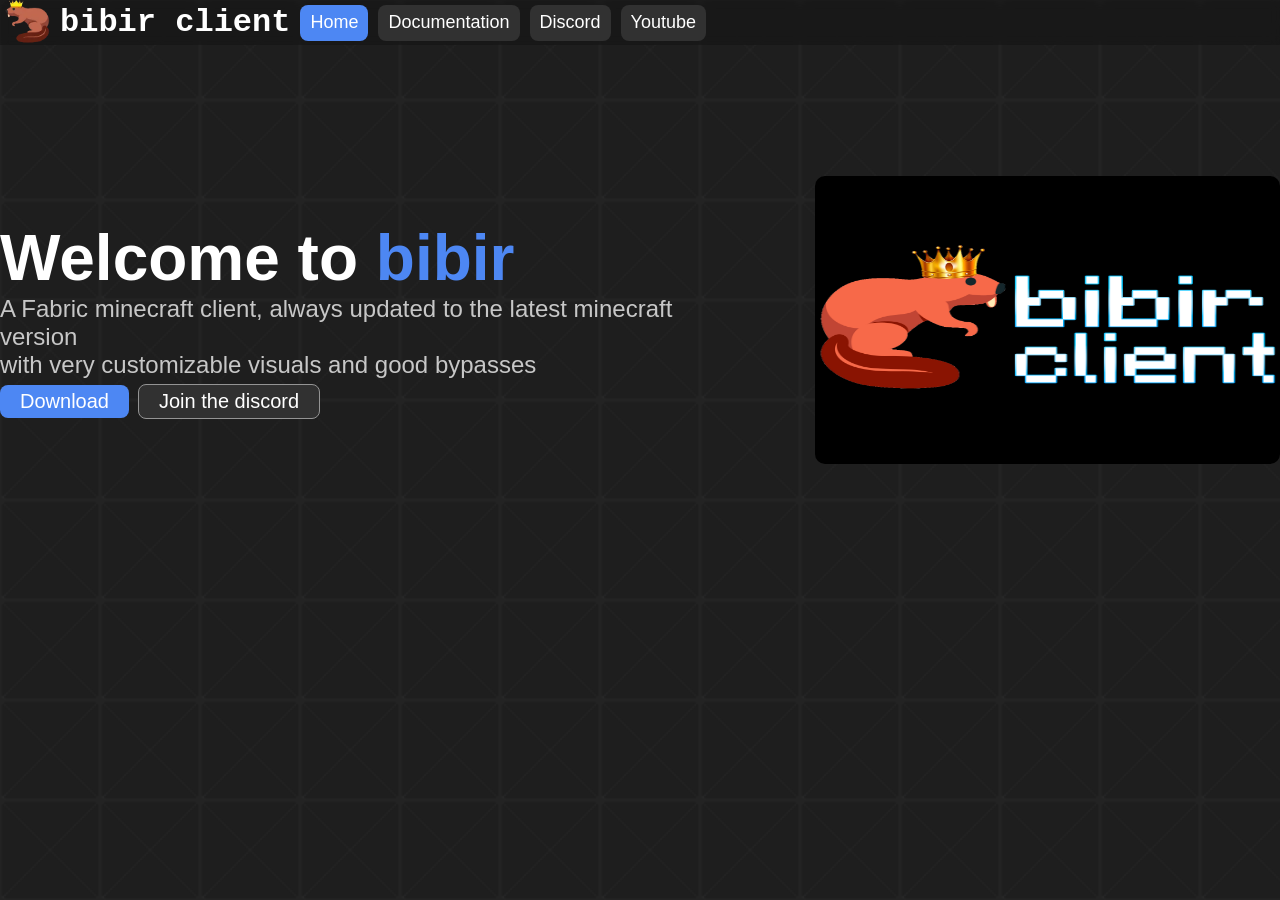
<file: index.html>
<!DOCTYPE html>
<html lang="en">
<head>
    <meta charset="UTF-8">
    <meta name="viewport" content="width=device-width, initial-scale=1.0">
    <title>bibir client</title>
    <link rel="stylesheet" href="style.css">
</head>
<body>
    <div class="header">
        <div class="header-inner">
            <img src="/assets/kingivir.webp">
            <h1>bibir client</h1>
            <button class="button-selected">Home</button>
            <!-- <button class="button-other">Buy</button> -->
            <button class="button-other" onclick="window.location.href='/scripting_doc'">Documentation</button>
            <button class="button-other" onclick="window.location.href='https://discord.gg/nknexbgUuq'">Discord</button>
            <button class="button-other" onclick="window.location.href='https://www.youtube.com/@NoobMinecraftPlayer'">Youtube</button>
        </div>
    </div>
    <div class="bg"></div>
    <div class="main">
        <div class="desc">
            <div class="desc-inner">
                <span class="big-span">Welcome to </span>
                <span onclick="var audio = new Audio('/assets/welcome_to_bibir.ogg'); audio.play()" class="desc-bibir big-span">bibir</span>
                <br>
                <span class="small-span">A Fabric minecraft client, always updated to the latest minecraft version
                    <br>with very customizable visuals and good bypasses</span>
                <br>
                <button class="desc-button-download">Download</button>
                <button class="desc-button-discord" onclick="window.location.href='https://discord.gg/nknexbgUuq'">Join the discord</button>
            </div>
            <img src="/assets/logo.png" alt="">
        </div>
    </div>
</body>
</html>
</file>
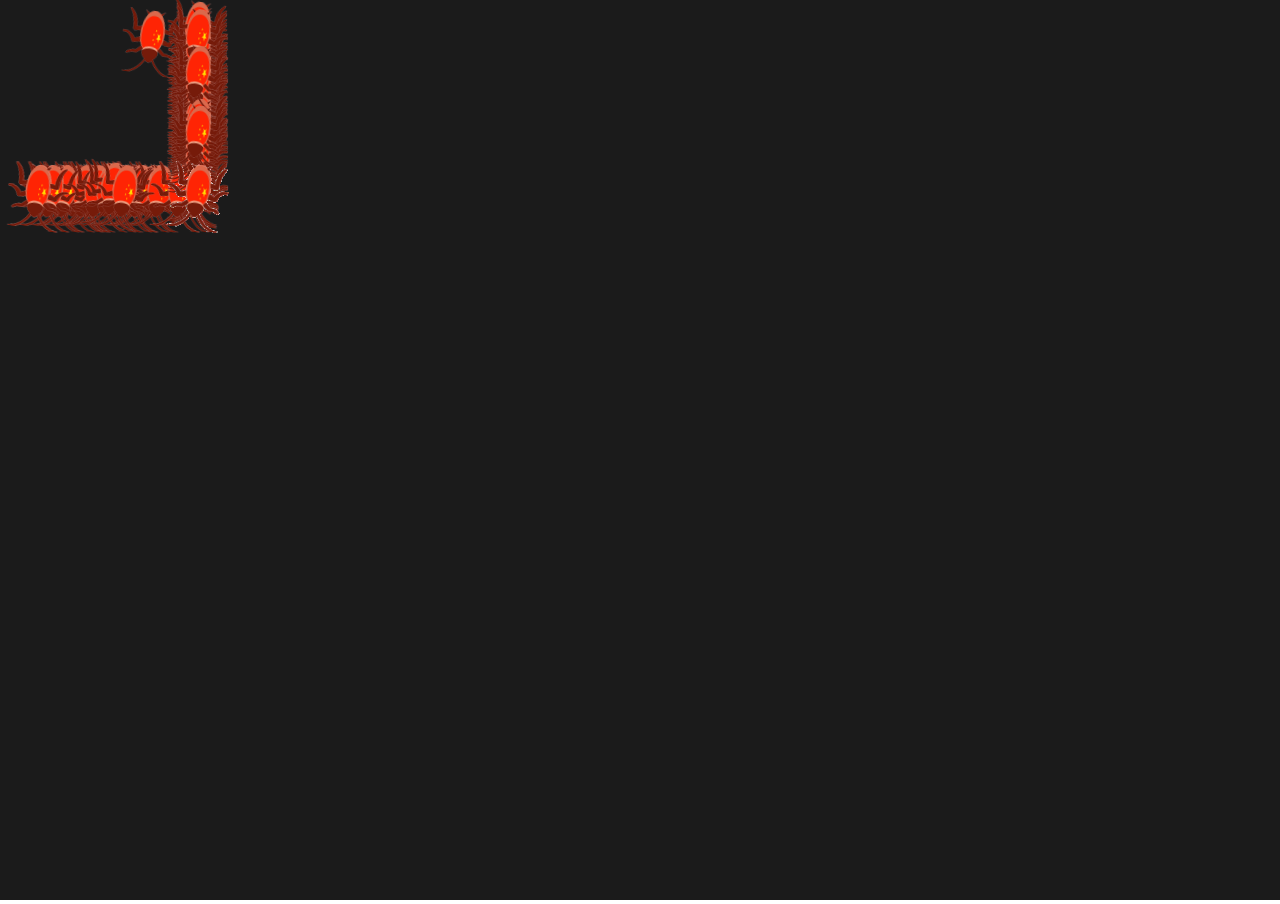
<file: juk/index.html>
<!DOCTYPE html>
<html lang="en">
<head>
    <meta charset="UTF-8">
    <meta name="viewport" content="width=device-width, initial-scale=1.0">
    <title>chinese cockroaches</title>
    <link rel="stylesheet" href="style.css">
</head>
<body>
    <img src="juk.png" id="juk">
    <canvas id="screen"></canvas>
    <script src="script.js"></script>
</body>
</html>
</file>
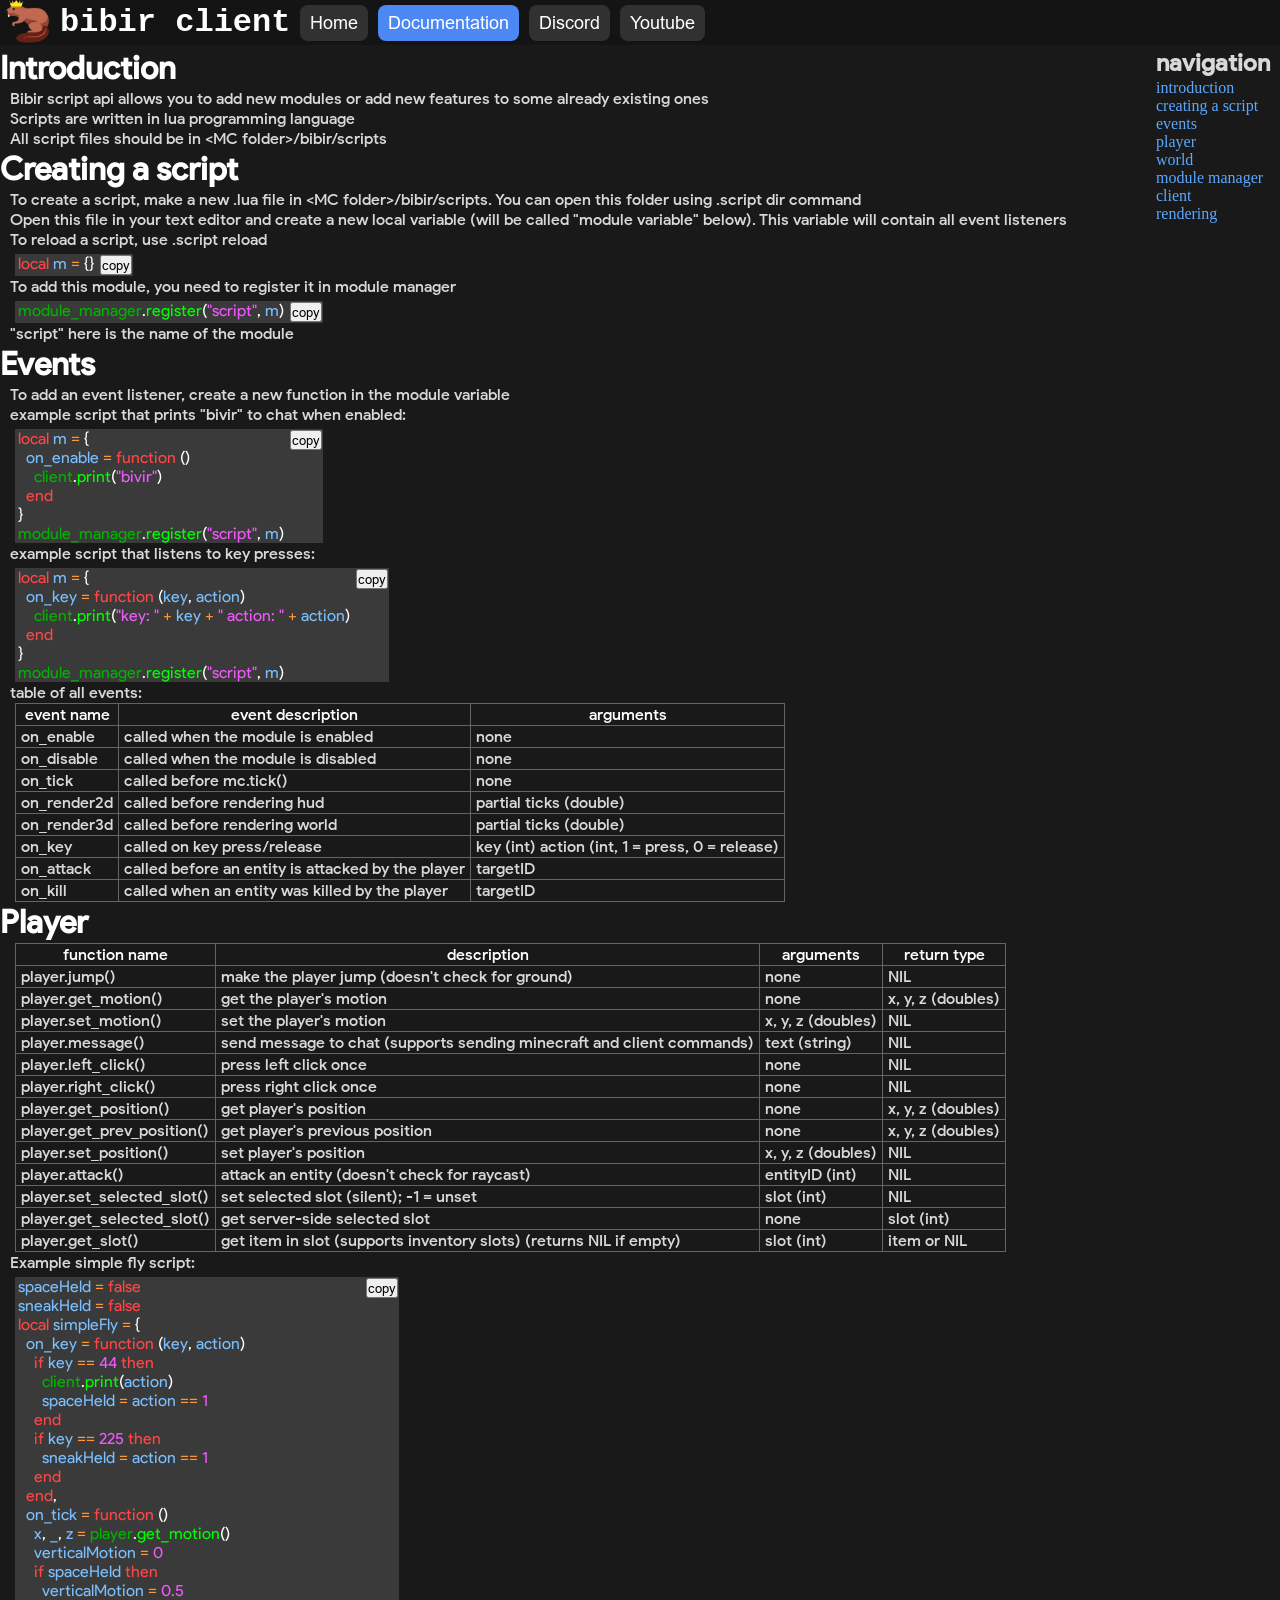
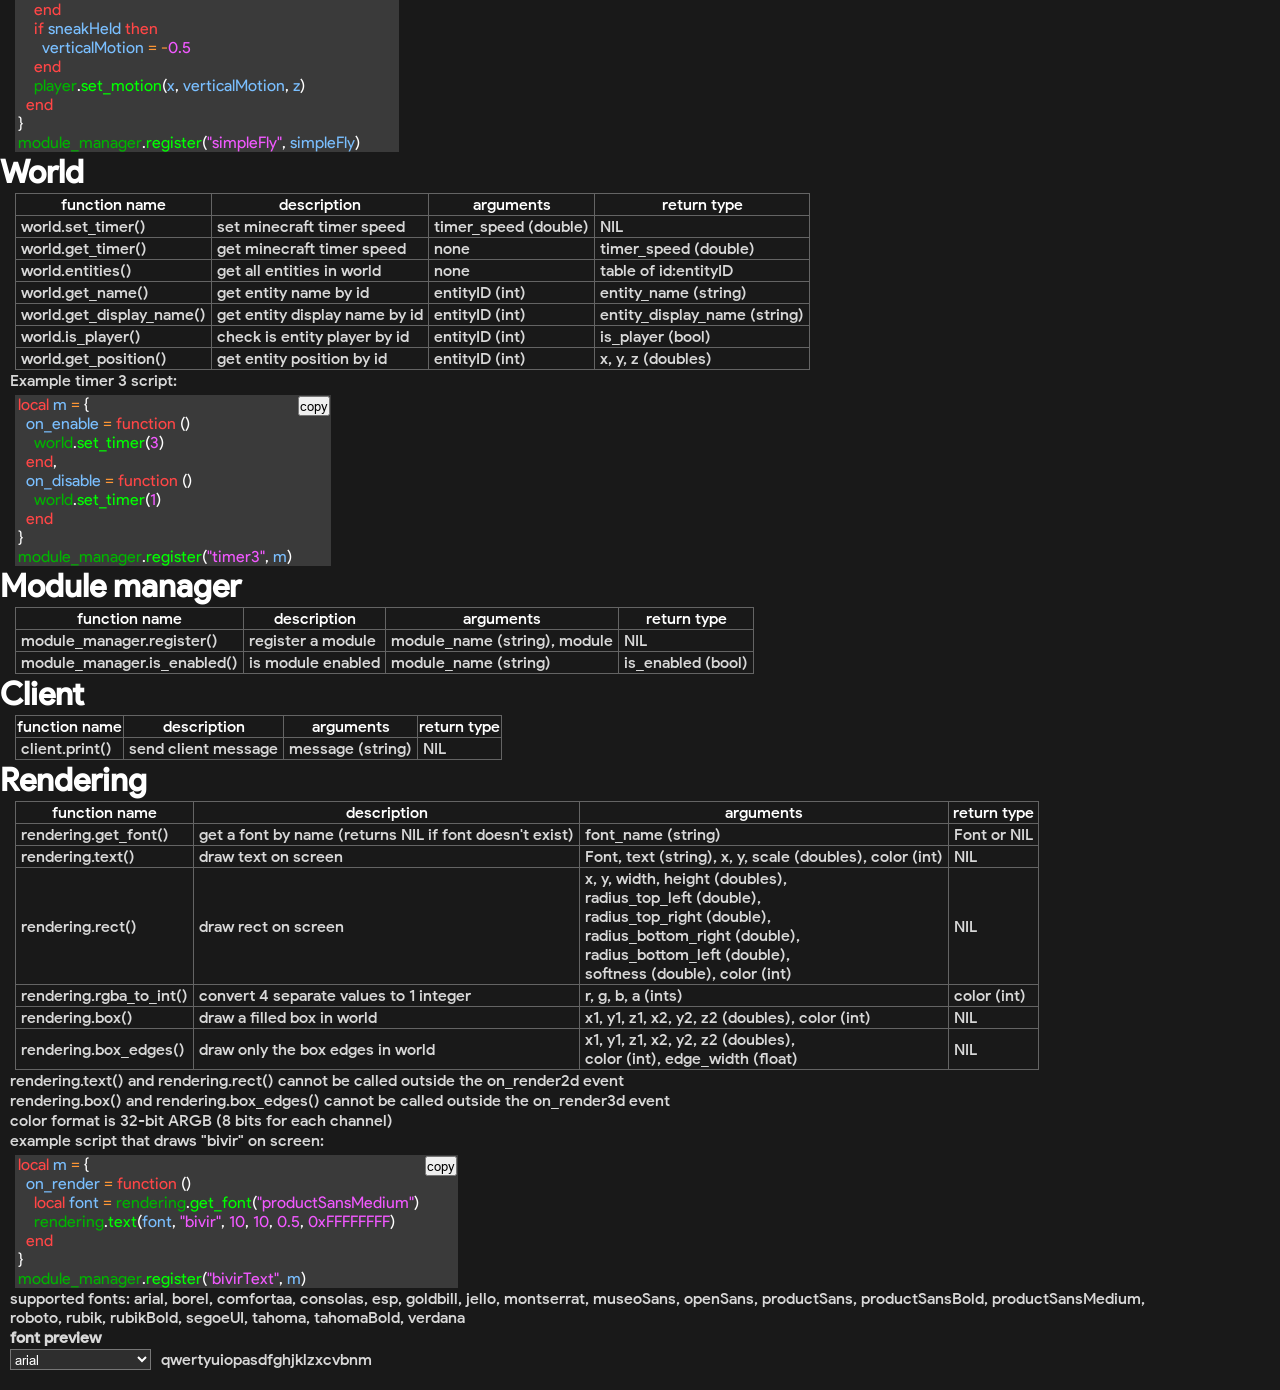
<file: scripting_doc/index.html>
<!DOCTYPE html>
<html lang="en">
<head>
    <meta charset="UTF-8">
    <meta name="viewport" content="width=device-width, initial-scale=1.0">
    <title>bibir nextgen script api documentation</title>
    <link rel="stylesheet" href="fonts.css">
    <link rel="stylesheet" href="style.css">
</head>
<body>
    <div class="header">
        <div class="header-inner">
            <img src="/assets/kingivir.webp">
            <h1>bibir client</h1>
            <button class="button-other" onclick="window.location.href='/'">Home</button>
            <!-- <button class="button-other">Buy</button> -->
            <button class="button-selected">Documentation</button>
            <button class="button-other" onclick="window.location.href='https://discord.gg/nknexbgUuq'">Discord</button>
            <button class="button-other" onclick="window.location.href='https://www.youtube.com/@NoobMinecraftPlayer'">Youtube</button>
        </div>
    </div>
    <div class="doc">
        <div id="introduction">
            <h1>Introduction</h1>
            <p>Bibir script api allows you to add new modules or add new features to some already existing ones</p>
            <p>Scripts are written in lua programming language</p>
            <p>All script files should be in &ltMC folder&gt/bibir/scripts</p>
        </div>
        <div id="creating-a-script">
            <h1>Creating a script</h1>
            <p>To create a script, make a new .lua file in &ltMC folder&gt/bibir/scripts. You can open this folder using .script dir command</p>
            <p>Open this file in your text editor and create a new local variable (will be called "module variable" below). This variable will contain all event listeners</p>
            <p>To reload a script, use .script reload</p>
            <div class="code" id="creating-a-script-example-1"></div>
            <p>To add this module, you need to register it in module manager</p>
            <div class="code" id="creating-a-script-example-2"></div>
            <p>"script" here is the name of the module</p>
        </div>
        <div id="events">
            <h1>Events</h1>
            <p>To add an event listener, create a new function in the module variable</p>
            <p>example script that prints "bivir" to chat when enabled:</p>
            <div class="code" id="events-example-1"></div>
            <p>example script that listens to key presses:</p>
            <div class="code" id="events-example-2"></div>
            <p>table of all events:</p>
            <table>
                <tr>
                    <th>event name</th>
                    <th>event description</th>
                    <th>arguments</th>
                </tr>
                <tr>
                    <td>on_enable</td>
                    <td>called when the module is enabled</td>
                    <td>none</td>
                </tr>
                <tr>
                    <td>on_disable</td>
                    <td>called when the module is disabled</td>
                    <td>none</td>
                </tr>
                <tr>
                    <td>on_tick</td>
                    <td>called before mc.tick()</td>
                    <td>none</td>
                </tr>
                <tr>
                    <td>on_render2d</td>
                    <td>called before rendering hud</td>
                    <td>partial ticks (double)</td>
                </tr>
                <tr>
                    <td>on_render3d</td>
                    <td>called before rendering world</td>
                    <td>partial ticks (double)</td>
                </tr>
                <tr>
                    <td>on_key</td>
                    <td>called on key press/release</td>
                    <td>key (int) action (int, 1 = press, 0 = release)</td>
                </tr>
                <tr>
                    <td>on_attack</td>
                    <td>called before an entity is attacked by the player</td>
                    <td>targetID</td>
                </tr>
                <tr>
                    <td>on_kill</td>
                    <td>called when an entity was killed by the player</td>
                    <td>targetID</td>
                </tr>
            </table>
        </div>
        <div id="player">
            <h1>Player</h1>
            <table>
                <tr>
                    <th>function name</th>
                    <th>description</th>
                    <th>arguments</th>
                    <th>return type</th>
                </tr>
                <tr>
                    <td>player.jump()</td>
                    <td>make the player jump (doesn't check for ground)</td>
                    <td>none</td>
                    <td>NIL</td>
                </tr>
                <tr>
                    <td>player.get_motion()</td>
                    <td>get the player's motion</td>
                    <td>none</td>
                    <td>x, y, z (doubles)</td>
                </tr>
                <tr>
                    <td>player.set_motion()</td>
                    <td>set the player's motion</td>
                    <td>x, y, z (doubles)</td>
                    <td>NIL</td>
                </tr>
                <tr>
                    <td>player.message()</td>
                    <td>send message to chat (supports sending minecraft and client commands)</td>
                    <td>text (string)</td>
                    <td>NIL</td>
                </tr>
                <tr>
                    <td>player.left_click()</td>
                    <td>press left click once</td>
                    <td>none</td>
                    <td>NIL</td>
                </tr>
                <tr>
                    <td>player.right_click()</td>
                    <td>press right click once</td>
                    <td>none</td>
                    <td>NIL</td>
                </tr>
                <tr>
                    <td>player.get_position()</td>
                    <td>get player's position</td>
                    <td>none</td>
                    <td>x, y, z (doubles)</td>
                </tr>
                <tr>
                    <td>player.get_prev_position()</td>
                    <td>get player's previous position</td>
                    <td>none</td>
                    <td>x, y, z (doubles)</td>
                </tr>
                <tr>
                    <td>player.set_position()</td>
                    <td>set player's position</td>
                    <td>x, y, z (doubles)</td>
                    <td>NIL</td>
                </tr>
                <tr>
                    <td>player.attack()</td>
                    <td>attack an entity (doesn't check for raycast)</td>
                    <td>entityID (int)</td>
                    <td>NIL</td>
                </tr>
                <tr>
                    <td>player.set_selected_slot()</td>
                    <td>set selected slot (silent); -1 = unset</td>
                    <td>slot (int)</td>
                    <td>NIL</td>
                </tr>
                <tr>
                    <td>player.get_selected_slot()</td>
                    <td>get server-side selected slot</td>
                    <td>none</td>
                    <td>slot (int)</td>
                </tr>
                <tr>
                    <td>player.get_slot()</td>
                    <td>get item in slot (supports inventory slots) (returns NIL if empty)</td>
                    <td>slot (int)</td>
                    <td>item or NIL</td>
                </tr>
            </table>
            <p>Example simple fly script:</p>
            <div class="code" id="player-example-1"></div>
        </div>
        <div id="world">
            <h1>World</h1>
            <table>
                <tr>
                    <th>function name</th>
                    <th>description</th>
                    <th>arguments</th>
                    <th>return type</th>
                </tr>
                <tr>
                    <td>world.set_timer()</td>
                    <td>set minecraft timer speed</td>
                    <td>timer_speed (double)</td>
                    <td>NIL</td>
                </tr>
                <tr>
                    <td>world.get_timer()</td>
                    <td>get minecraft timer speed</td>
                    <td>none</td>
                    <td>timer_speed (double)</td>
                </tr>
                <tr>
                    <td>world.entities()</td>
                    <td>get all entities in world</td>
                    <td>none</td>
                    <td>table of id:entityID</td>
                </tr>
                <tr>
                    <td>world.get_name()</td>
                    <td>get entity name by id</td>
                    <td>entityID (int)</td>
                    <td>entity_name (string)</td>
                </tr>
                <tr>
                    <td>world.get_display_name()</td>
                    <td>get entity display name by id</td>
                    <td>entityID (int)</td>
                    <td>entity_display_name (string)</td>
                </tr>
                <tr>
                    <td>world.is_player()</td>
                    <td>check is entity player by id</td>
                    <td>entityID (int)</td>
                    <td>is_player (bool)</td>
                </tr>
                <tr>
                    <td>world.get_position()</td>
                    <td>get entity position by id</td>
                    <td>entityID (int)</td>
                    <td>x, y, z (doubles)</td>
                </tr>
            </table>
            <p>Example timer 3 script:</p>
            <div class="code" id="world-example-1"></div>
        </div>
        <div id="module-manager">
            <h1>Module manager</h1>
            <table>
                <tr>
                    <th>function name</th>
                    <th>description</th>
                    <th>arguments</th>
                    <th>return type</th>
                </tr>
                <tr>
                    <td>module_manager.register()</td>
                    <td>register a module</td>
                    <td>module_name (string), module</td>
                    <td>NIL</td>
                </tr>
                <tr>
                    <td>module_manager.is_enabled()</td>
                    <td>is module enabled</td>
                    <td>module_name (string)</td>
                    <td>is_enabled (bool)</td>
                </tr>
            </table>
        </div>
        <div id="client">
            <h1>Client</h1>
            <table>
                <tr>
                    <th>function name</th>
                    <th>description</th>
                    <th>arguments</th>
                    <th>return type</th>
                </tr>
                <tr>
                    <td>client.print()</td>
                    <td>send client message</td>
                    <td>message (string)</td>
                    <td>NIL</td>
                </tr>
            </table>
        </div>
        <div id="rendering">
            <h1>Rendering</h1>
            <table>
                <tr>
                    <th>function name</th>
                    <th>description</th>
                    <th>arguments</th>
                    <th>return type</th>
                </tr>
                <tr>
                    <td>rendering.get_font()</td>
                    <td>get a font by name (returns NIL if font doesn't exist)</td>
                    <td>font_name (string)</td>
                    <td>Font or NIL</td>
                </tr>
                <tr>
                    <td>rendering.text()</td>
                    <td>draw text on screen</td>
                    <td>Font, text (string), x, y, scale (doubles), color (int)</td>
                    <td>NIL</td>
                </tr>
                <tr>
                    <td>rendering.rect()</td>
                    <td>draw rect on screen</td>
                    <td>x, y, width, height (doubles),<br>radius_top_left (double),<br>radius_top_right (double),<br>radius_bottom_right (double),<br>radius_bottom_left (double),<br>softness (double), color (int)</td>
                    <td>NIL</td>
                </tr>
                <tr>
                    <td>rendering.rgba_to_int()</td>
                    <td>convert 4 separate values to 1 integer</td>
                    <td>r, g, b, a (ints)</td>
                    <td>color (int)</td>
                </tr>
                <tr>
                    <td>rendering.box()</td>
                    <td>draw a filled box in world</td>
                    <td>x1, y1, z1, x2, y2, z2 (doubles), color (int)</td>
                    <td>NIL</td>
                </tr>
                <tr>
                    <td>rendering.box_edges()</td>
                    <td>draw only the box edges in world</td>
                    <td>x1, y1, z1, x2, y2, z2 (doubles),<br>color (int), edge_width (float)</td>
                    <td>NIL</td>
                </tr>
            </table>
            <p>rendering.text() and rendering.rect() cannot be called outside the on_render2d event</p>
            <p>rendering.box() and rendering.box_edges() cannot be called outside the on_render3d event</p>
            <p>color format is 32-bit ARGB (8 bits for each channel)</p>
            <p>example script that draws "bivir" on screen:</p>
            <div class="code" id="rendering-example-1"></div>
            <p>supported fonts: arial, borel, comfortaa, consolas, esp, goldbill, jello, montserrat, museoSans, openSans, productSans, productSansBold, productSansMedium, roboto, rubik, rubikBold, segoeUI, tahoma, tahomaBold, verdana</p>
            <h4>font preview</h4>
            <div class="font-preview">
                <select id="font-select">
                    <option value="arial">arial</option>
                    <option value="borel">borel</option>
                    <option value="comfortaa">comfortaa</option>
                    <option value="consolas">consolas</option>
                    <option value="esp">esp</option>
                    <option value="goldbill">goldbill</option>
                    <option value="jello">jello</option>
                    <option value="montserrat">montserrat</option>
                    <option value="museoSans">museoSans</option>
                    <option value="openSans">openSans</option>
                    <option value="productSans">productSans</option>
                    <option value="productSansBold">productSansBold</option>
                    <option value="productSansMedium">productSansMedium</option>
                    <option value="roboto">roboto</option>
                    <option value="rubik">rubik</option>
                    <option value="rubikBold">rubikBold</option>
                    <option value="segoeUI">segoeUI</option>
                    <option value="tahoma">tahoma</option>
                    <option value="tahomaBold">tahomaBold</option>
                    <option value="verdana">verdana</option>
                </select>
                <p id="font-preview">qwertyuiopasdfghjklzxcvbnm</p>
            </div>
        </div>
    </div>

    <div class="navigation">
        <h2>navigation</h2>
        <div class="dropdown">
            <a href="#introduction">introduction</a>
            <a href="#creating-a-script">creating a script</a>
            <a href="#events">events</a>
            <a href="#player">player</a>
            <a href="#world">world</a>
            <a href="#module-manager">module manager</a>
            <a href="#client">client</a>
            <a href="#rendering">rendering</a>
        </div>
    </div>

    <script src="script.js"></script>
</body>
</html>
</file>
<file: style.css>
html {
    height: 100%;
}

body {
    margin: 0px;
    width: 100%;
    min-height: 100%;
    height: 100%;
    color: rgb(30, 30, 30);
    background-color: rgb(30, 30, 30);
    display: flex;
}

.bg {
    position: absolute;
    background-image: url("/assets/background pattern.png");
    background-size: 100px;
    width: 100%;
    height: 100%;
    opacity: 0.1;
    z-index: -1;
}

.header {
    width: 100%;
    height: 5%;
    background-color: rgba(0, 0, 0, 0.199);
    position: fixed;
    backdrop-filter: blur(5px);
    -webkit-backdrop-filter: blur(5px);
}

.header-inner {
    width: 100%;
    height: 100%;
    display: flex;
    flex-direction: row;
    gap: 10px;
    align-items: center;
    margin-left: 5px;
}

.header img {
    height: 100%;
    display: inline-block;
}

.header h1 {
    color: white;
    font-family: 'Courier New', Courier, monospace;
    margin: 0px;
}

.button-selected {
    border: 0px;
    color: white;
    background-color: rgb(77, 135, 243);
    height: 80%;
    font-size: large;
    padding-left: 10px;
    padding-right: 10px;
    border-radius: 8px;
}

.button-other {
    border: 0px;
    color: white;
    background-color: rgb(49, 49, 49);
    height: 80%;
    font-size: large;
    padding-left: 10px;
    padding-right: 10px;
    border-radius: 8px;
}

.button-other:hover {
    background-color: rgb(60, 60, 60);
    cursor: pointer;
}

.main {
    width: 100%;
    margin-top: 48px;
}

.desc {
    padding-top: 10%;
    display: flex;
    justify-content: center;
    flex-direction: row;
    align-items: center;
}

.desc img {
    width: 512px;
    height: 288px;
    border-radius: 10px;
}

.desc-inner {
    margin-right: 10%;
}

.big-span {
    color: white;
    margin: 0px;
    font-family: 'Gill Sans', 'Gill Sans MT', Calibri, 'Trebuchet MS', sans-serif;
    font-size: 64px;
    display: inline;
    font-weight: bold;
}

.desc-bibir {
    color: rgb(77, 135, 243);
}

.desc-bibir:hover {
    cursor: pointer;
}

.small-span {
    color: rgb(199, 199, 199);
    font-family: 'Gill Sans', 'Gill Sans MT', Calibri, 'Trebuchet MS', sans-serif;
    font-size: 24px;
}

.desc-button-download {
    margin-top: 5px;
    border: 0px;
    color: white;
    background-color: rgb(77, 135, 243);
    height: 80%;
    font-size: 20px;
    padding-left: 20px;
    padding-right: 20px;
    padding-top: 5px;
    padding-bottom: 5px;
    border-radius: 8px;
    transition-duration: 0.5s;
}

.desc-button-download:hover {
    cursor: pointer;
    background-color: rgb(69, 109, 182);
    transition-duration: 0.5s;
}

.desc-button-discord {
    margin-top: 5px;
    margin-left: 5px;
    border: 1px solid rgb(148, 148, 148);
    color: white;
    background-color: rgb(49, 49, 49);
    height: 80%;
    font-size: 20px;
    padding-left: 20px;
    padding-right: 20px;
    padding-top: 5px;
    padding-bottom: 5px;
    border-radius: 8px;
    transition-duration: 0.5s;
}

.desc-button-discord:hover {
    cursor: pointer;
    border: 1px solid rgb(75, 75, 75);
    transition-duration: 0.5s;
}
</file>
<file: juk/style.css>
html, body {
    width: 100%;
    height: 100%;
    margin: 0px;
}

img {
    display: none;
}
</file>
<file: scripting_doc/fonts.css>
@font-face { font-family: arial; src: url("/assets/fonts/arial.ttf"); }
@font-face { font-family: borel; src: url("/assets/fonts/borel.ttf"); }
@font-face { font-family: comfortaa; src: url("/assets/fonts/comfortaa.ttf"); }
@font-face { font-family: consolas; src: url("/assets/fonts/consolas.ttf"); }
@font-face { font-family: esp; src: url("/assets/fonts/esp.ttf"); }
@font-face { font-family: goldbill; src: url("/assets/fonts/goldbill-xsextrabold.ttf"); }
@font-face { font-family: jello; src: url("/assets/fonts/jello.ttf"); }
@font-face { font-family: montserrat; src: url("/assets/fonts/montserrat.ttf"); }
@font-face { font-family: museoSans; src: url("/assets/fonts/museosans.ttf"); }
@font-face { font-family: openSans; src: url("/assets/fonts/opensans.ttf"); }
@font-face { font-family: productSans; src: url("/assets/fonts/productsans.ttf"); }
@font-face { font-family: productSansBold; src: url("/assets/fonts/productsans-bold.ttf"); }
@font-face { font-family: productSansMedium; src: url("/assets/fonts/productsans-medium.ttf"); }
@font-face { font-family: roboto; src: url("/assets/fonts/roboto.ttf"); }
@font-face { font-family: rubik; src: url("/assets/fonts/rubik.ttf"); }
@font-face { font-family: rubikBold; src: url("/assets/fonts/rubik-bold.ttf"); }
@font-face { font-family: segoeUI; src: url("/assets/fonts/segoeui.ttf"); }
@font-face { font-family: tahoma; src: url("/assets/fonts/tahoma.ttf"); }
@font-face { font-family: tahomaBold; src: url("/assets/fonts/tahoma-bold.ttf"); }
@font-face { font-family: verdana; src: url("/assets/fonts/verdana.ttf"); }
</file>
<file: scripting_doc/style.css>
.header {
    width: 100%;
    height: 5%;
    background-color: rgba(0, 0, 0, 0.199);
    position: fixed;
    backdrop-filter: blur(5px);
    -webkit-backdrop-filter: blur(5px);
}

.header-inner {
    width: 100%;
    height: 100%;
    display: flex;
    flex-direction: row;
    gap: 10px;
    align-items: center;
    margin-left: 5px;
}

.header img {
    height: 100%;
    display: inline-block;
}

.header h1 {
    color: white;
    font-family: 'Courier New', Courier, monospace;
    margin: 0px;
}

.button-selected {
    border: 0px;
    color: white;
    background-color: rgb(77, 135, 243);
    height: 80%;
    font-size: large;
    padding-left: 10px;
    padding-right: 10px;
    border-radius: 8px;
}

.button-other {
    border: 0px;
    color: white;
    background-color: rgb(49, 49, 49);
    height: 80%;
    font-size: large;
    padding-left: 10px;
    padding-right: 10px;
    border-radius: 8px;
}

.button-other:hover {
    background-color: rgb(60, 60, 60);
    cursor: pointer;
}

.code {
    border: 0px solid;
    width: fit-content;
    height: fit-content;
    display: flex;
    flex-direction: row;
    gap: 5px;
    margin-top: 5px;
    margin-left: 15px;
    background-color: rgb(58, 58, 58);
}

.code-left {
    display: block;
    width: fit-content;
    padding-left: 3px;
}

.code-right {
    display: block;
    width: fit-content;
    height: fit-content;
}

.code-line {
    display: flex;
    flex-direction: row;
    height: fit-content;
}

.button-copy {
    margin: 1px;
    padding: 0px;
}

code {
    margin: 0px;
    padding: 0px;
    font-family: productSans;
}

code.kw {
    color: rgb(255, 70, 70);
}

code.df {
    color: rgb(255, 255, 255);
}

code.lt {
    color: rgb(241, 89, 255);
}

code.lb {
    color: rgb(0, 179, 0);
}

code.fn {
    color: rgb(0, 255, 0);
}

code.vr {
    color: rgb(122, 191, 255);
}

code.op {
    color: rgb(255, 151, 53);
}

body {
    margin: 0px;
    display: flex;
    scroll-behavior: smooth;
    background-color: rgb(25, 25, 25);
}

h1, h2, h4 {
    margin: 0px;
    margin-bottom: 2px;
    font-family: productSansMedium;
}

h2, h4 {
    color: rgb(216, 216, 216);
}

h1 {
    color: white;
}

h4 {
    margin-left: 10px;
}

p {
    margin: 1px;
    margin-left: 10px;
    font-family: productSansMedium;
    color: rgb(216, 216, 216);
}

table, th, td {
    border: 1px solid rgb(100, 100, 100);
    border-collapse: collapse;
    margin-left: 15px;
}

td {
    padding-left: 5px;
    padding-right: 5px;
}

th, td {
    font-family: productSansMedium;
    font-style: normal;
    font-variant: normal;
    font-weight: normal;
    font-size: 16;
}

td {
    color: rgb(216, 216, 216);
}

th {
    color: white;
}

.navigation {
    margin-top: 48px;
    margin-right: 10px;
    margin-left: auto;
    float: right;
}

.font-preview {
    margin-left: 10px;
    display: flex;
}

.dropdown {
    display: flex;
    flex-direction: column;
}

.dropdown a {
    color: rgb(92, 168, 255);
    text-decoration-style: none;
    text-decoration-line: none;
}

.doc {
    margin-bottom: 20px;
    margin-top: 48px;
}

#font-select {
    background-color: rgb(46, 46, 46);
    color: white;
}

#font-select:focus {
    outline: none;
}
</file>
